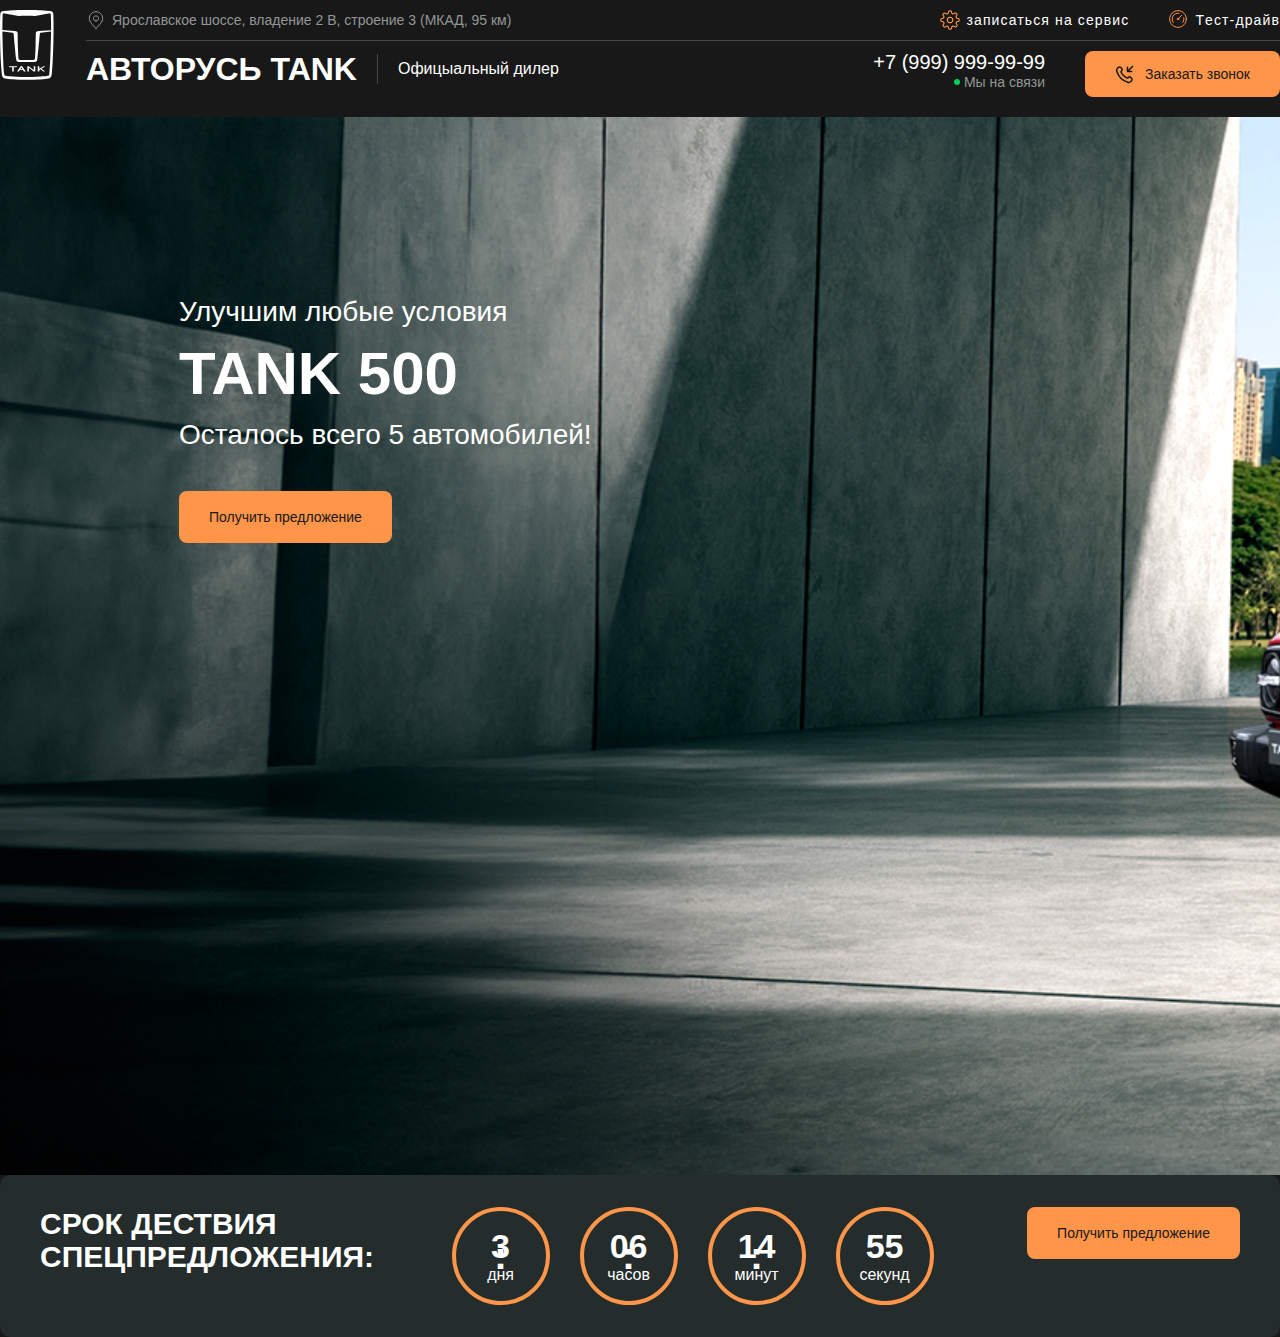
<file: index.html>
<!DOCTYPE html>
<html lang="ru">

<head>
  <meta charset="UTF-8">
  <meta name="viewport" content="width=device-width, initial-scale=1.0">
  <title>Авторусь TANK</title>
  <link rel="stylesheet" href="css/normalize.css">
  <link rel="stylesheet" href="css/base.css">
  <link rel="stylesheet" href="css/general.css">
  <link rel="stylesheet" href="css/main.css">
</head>

<body>
  <div class="wraper">
    <header class="header">
      <div class="container header_container">
        <!--Логотип-->
        <a href="#" class="logo header_logo">
          <img src="images/logo.445e7b59 1.svg" alt="Логотип автомобиля TANK" class="logo_img">
        </a>
        <!--Остальное содержимое шапки-->
        <div class="header_content">
          <!--Верхняя часть шапки-->
          <div class="header_top">
            <div class="location">Ярославское шоссе, владение 2 В, строение 3 (МКАД, 95 км)</div>
            <ul class="services">
              <li class="service_item services_sirvice">
                <a href="#" class="service_link">записаться на сервис</a>
              </li>
              <li class="service_item services_test-drive">
                <a href="#" class="service_link">Tест-драйв</a>
              </li>

            </ul>
          </div>
          <!--нижняя часть шапки-->
          <div class="header_bottom">
            <div class="title-block">
              <h1 class="header_title title">АВТОРУСЬ TANK</h1>
              <span class="subtitle">Офицыальный дилер</span>
            </div>
            <div class="contacts header_contacts">
              <div class="phone-wrap">
                <a href="tel:+79999999999" class="phone">+7 (999) 999-99-99</a>
                <div class="phone-wrap_info"> Мы на связи</div>
              </div>
              <button class="btn btn--size-small btn--call-me">
                <span>Заказать звонок</span>
              </button>
            </div>
          </div>
    </header>
    <section class="welcome">
      <div class="container welcome_container">
        <div class="welcome__content">
          <div class="welcome_title-wrap">
            <div class="welcome__supertitle">Улучшим любые условия</div>
            <h2 class="welcome_title">TANK 500</h2>
            <div class="welcome__subtitle">Осталось всего 5 автомобилей!</div>
          </div>
          <button class="btn btn--size-higt"> Получить предложение</button>
        </div>
      </div>
    </section>
    <section class="promo">
      <div class="container">
        <div class="promo__content">
          <h2 class="promo__title">Срок дествия спецпредложения:</h2>
          <div class="promo__timer">
            <ul class="promo__timer">
              <li class="promo__title-item">
                <div class="promo__timer-value">3</div>
                <div class="promo__timer-label">дня</div>
              </li>
              <li class="promo__title-item">
                <div class="promo__timer-value">06</div>
                <div class="promo__timer-label">часов</div>
              </li>
              <li class="promo__title-item">
                <div class="promo__timer-value">14</div>
                <div class="promo__timer-label">минут</div>
              </li>
              <li class="promo__title-item">
                <div class="promo__timer-value">55</div>
                <div class="promo__timer-label">секунд</div>
              </li>
            </ul>
          </div>
          <div class="promo__btn-wrap">
            <button class="btn btn--size-higt"> Получить предложение</button>
          </div>
        </div>
      </div>
    </section>
  </div>
</body>

</html>
</file>
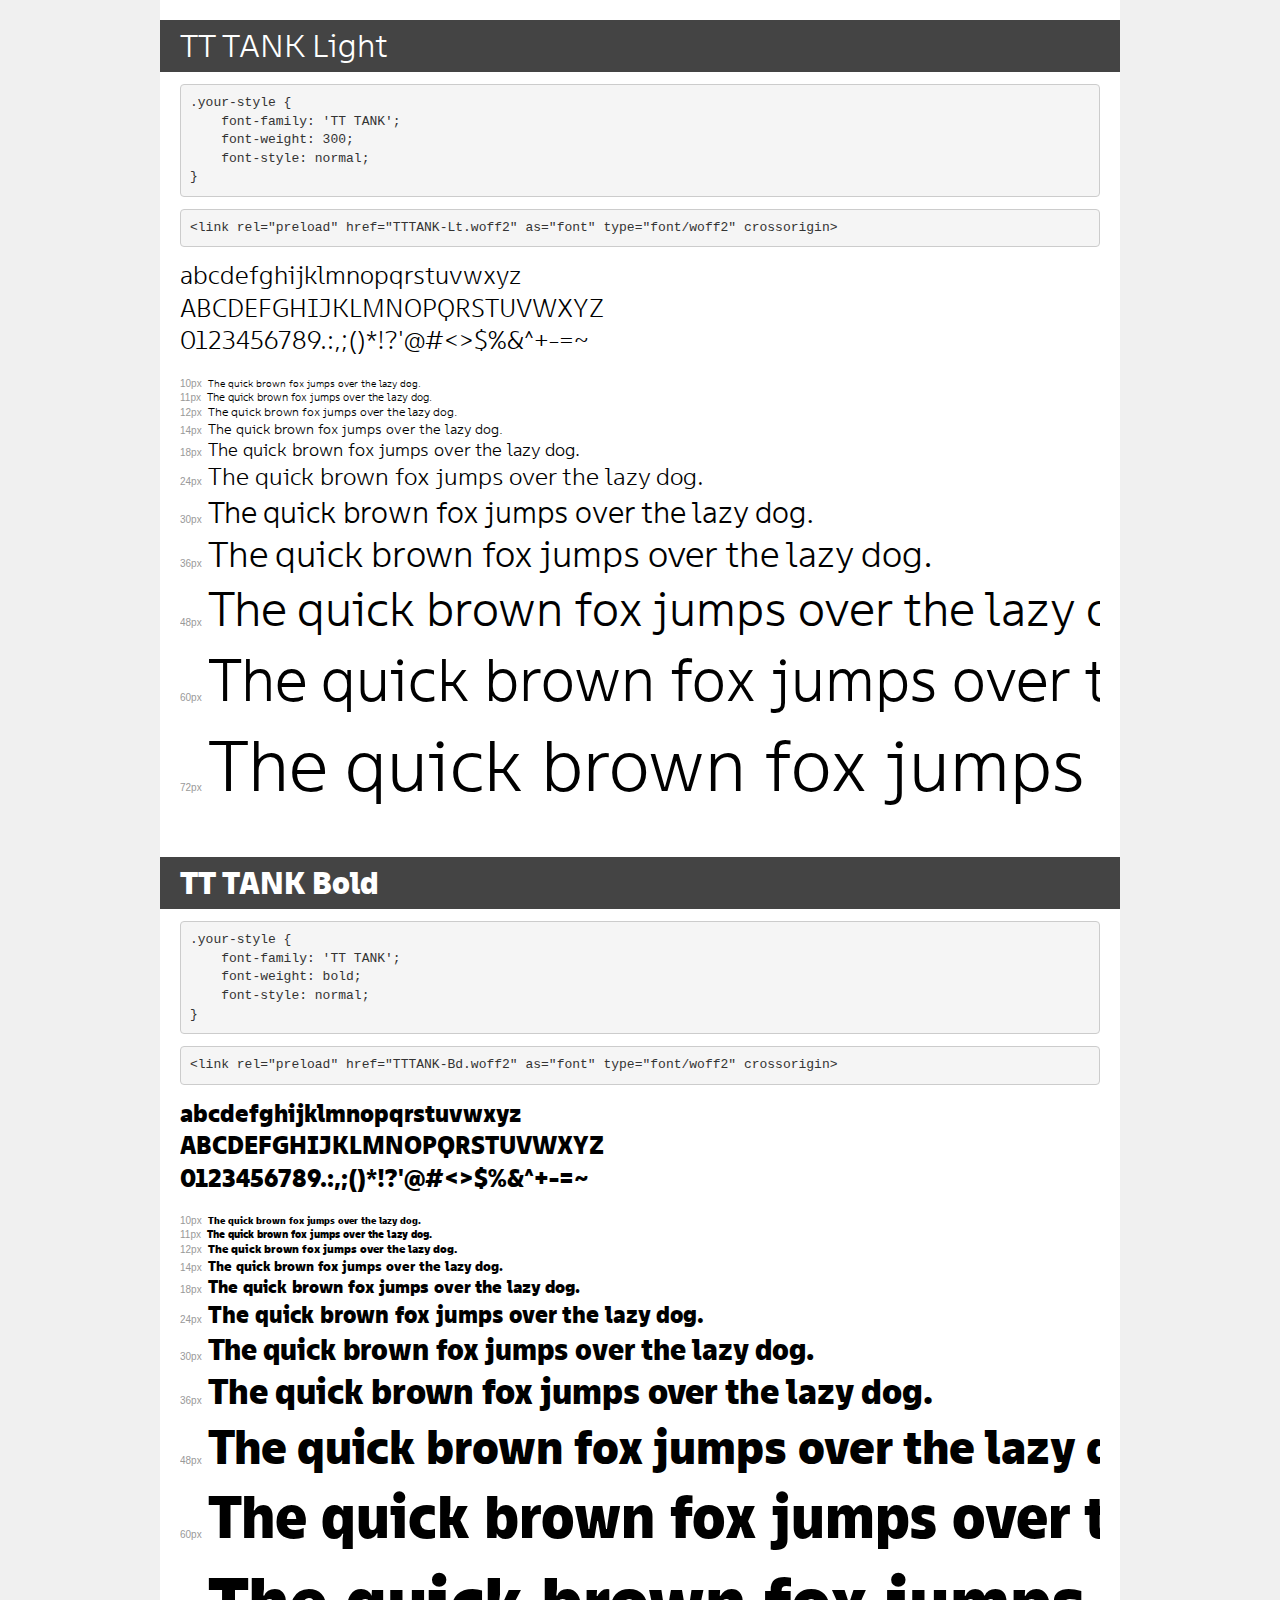
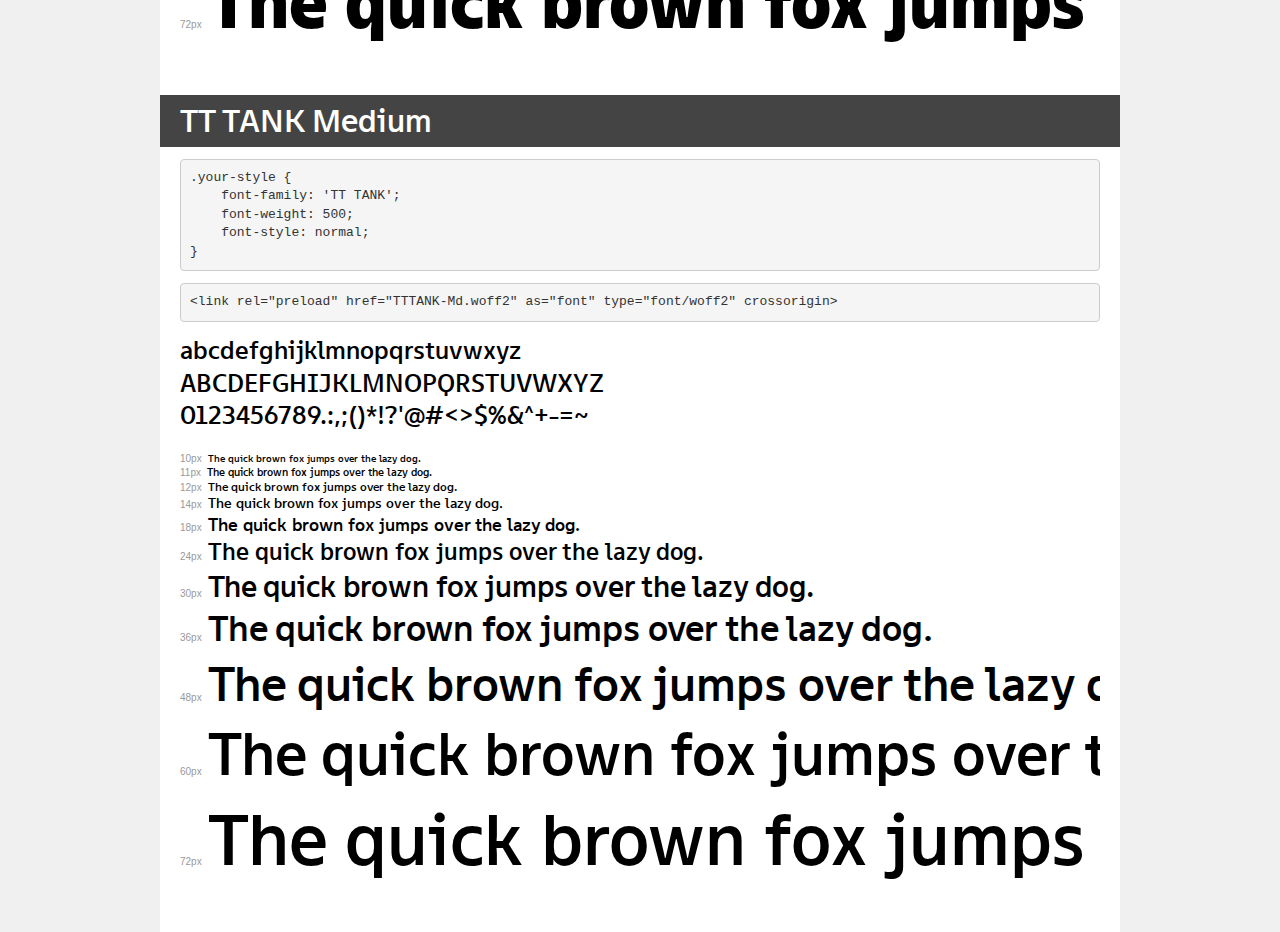
<file: fonts/demo.html>
<!DOCTYPE html>
<html lang="en">
<head>
    <meta charset="utf-8">
    <meta http-equiv="X-UA-Compatible" content="IE=edge">
    <meta name="viewport" content="width=device-width, initial-scale=1">
    <meta name="robots" content="noindex, noarchive">
    <meta name="format-detection" content="telephone=no">
    <title>Transfonter demo</title>
    <link href="stylesheet.css" rel="stylesheet">
    <style>
        /*
        http://meyerweb.com/eric/tools/css/reset/
        v2.0 | 20110126
        License: none (public domain)
        */
        html, body, div, span, applet, object, iframe,
        h1, h2, h3, h4, h5, h6, p, blockquote, pre,
        a, abbr, acronym, address, big, cite, code,
        del, dfn, em, img, ins, kbd, q, s, samp,
        small, strike, strong, sub, sup, tt, var,
        b, u, i, center,
        dl, dt, dd, ol, ul, li,
        fieldset, form, label, legend,
        table, caption, tbody, tfoot, thead, tr, th, td,
        article, aside, canvas, details, embed,
        figure, figcaption, footer, header, hgroup,
        menu, nav, output, ruby, section, summary,
        time, mark, audio, video {
            margin: 0;
            padding: 0;
            border: 0;
            font-size: 100%;
            font: inherit;
            vertical-align: baseline;
        }
        /* HTML5 display-role reset for older browsers */
        article, aside, details, figcaption, figure,
        footer, header, hgroup, menu, nav, section {
            display: block;
        }
        body {
            line-height: 1;
        }
        ol, ul {
            list-style: none;
        }
        blockquote, q {
            quotes: none;
        }
        blockquote:before, blockquote:after,
        q:before, q:after {
            content: '';
            content: none;
        }
        table {
            border-collapse: collapse;
            border-spacing: 0;
        }
        /* demo styles */
        body {
            background: #f0f0f0;
            color: #000;
        }
        .page {
            background: #fff;
            width: 920px;
            margin: 0 auto;
            padding: 20px 20px 0 20px;
            overflow: hidden;
        }
        .font-container {
            overflow-x: auto;
            overflow-y: hidden;
            margin-bottom: 40px;
            line-height: 1.3;
            white-space: nowrap;
            padding-bottom: 5px;
        }
        h1 {
            position: relative;
            background: #444;
            font-size: 32px;
            color: #fff;
            padding: 10px 20px;
            margin: 0 -20px 12px -20px;
        }
        .letters {
            font-size: 25px;
            margin-bottom: 20px;
        }
        .s10:before {
            content: '10px';
        }
        .s11:before {
            content: '11px';
        }
        .s12:before {
            content: '12px';
        }
        .s14:before {
            content: '14px';
        }
        .s18:before {
            content: '18px';
        }
        .s24:before {
            content: '24px';
        }
        .s30:before {
            content: '30px';
        }
        .s36:before {
            content: '36px';
        }
        .s48:before {
            content: '48px';
        }
        .s60:before {
            content: '60px';
        }
        .s72:before {
            content: '72px';
        }
        .s10:before, .s11:before, .s12:before, .s14:before,
        .s18:before, .s24:before, .s30:before, .s36:before,
        .s48:before, .s60:before, .s72:before {
            font-family: Arial, sans-serif;
            font-size: 10px;
            font-weight: normal;
            font-style: normal;
            color: #999;
            padding-right: 6px;
        }
        pre {
            display: block;
            padding: 9px;
            margin: 0 0 12px;
            font-family: Monaco, Menlo, Consolas, "Courier New", monospace;
            font-size: 13px;
            line-height: 1.428571429;
            color: #333;
            font-weight: normal;
            font-style: normal;
            background-color: #f5f5f5;
            border: 1px solid #ccc;
            overflow-x: auto;
            border-radius: 4px;
        }
        /* responsive */
        @media (max-width: 959px) {
            .page {
                width: auto;
                margin: 0;
            }
        }
    </style>
</head>
<body>
<div class="page">
    <div class="demo">
        <h1 style="font-family: 'TT TANK'; font-weight: 300; font-style: normal;">TT TANK Light</h1>
        <pre title="Usage">.your-style {
    font-family: 'TT TANK';
    font-weight: 300;
    font-style: normal;
}</pre>
        <pre title="Preload (optional)">
&lt;link rel=&quot;preload&quot; href=&quot;TTTANK-Lt.woff2&quot; as=&quot;font&quot; type=&quot;font/woff2&quot; crossorigin&gt;</pre>
        <div class="font-container" style="font-family: 'TT TANK'; font-weight: 300; font-style: normal;">
            <p class="letters">
                abcdefghijklmnopqrstuvwxyz<br>
ABCDEFGHIJKLMNOPQRSTUVWXYZ<br>
                0123456789.:,;()*!?'@#&lt;&gt;$%&^+-=~
            </p>
            <p class="s10" style="font-size: 10px;">The quick brown fox jumps over the lazy dog.</p>
            <p class="s11" style="font-size: 11px;">The quick brown fox jumps over the lazy dog.</p>
            <p class="s12" style="font-size: 12px;">The quick brown fox jumps over the lazy dog.</p>
            <p class="s14" style="font-size: 14px;">The quick brown fox jumps over the lazy dog.</p>
            <p class="s18" style="font-size: 18px;">The quick brown fox jumps over the lazy dog.</p>
            <p class="s24" style="font-size: 24px;">The quick brown fox jumps over the lazy dog.</p>
            <p class="s30" style="font-size: 30px;">The quick brown fox jumps over the lazy dog.</p>
            <p class="s36" style="font-size: 36px;">The quick brown fox jumps over the lazy dog.</p>
            <p class="s48" style="font-size: 48px;">The quick brown fox jumps over the lazy dog.</p>
            <p class="s60" style="font-size: 60px;">The quick brown fox jumps over the lazy dog.</p>
            <p class="s72" style="font-size: 72px;">The quick brown fox jumps over the lazy dog.</p>
        </div>
    </div>

    <div class="demo">
        <h1 style="font-family: 'TT TANK'; font-weight: bold; font-style: normal;">TT TANK Bold</h1>
        <pre title="Usage">.your-style {
    font-family: 'TT TANK';
    font-weight: bold;
    font-style: normal;
}</pre>
        <pre title="Preload (optional)">
&lt;link rel=&quot;preload&quot; href=&quot;TTTANK-Bd.woff2&quot; as=&quot;font&quot; type=&quot;font/woff2&quot; crossorigin&gt;</pre>
        <div class="font-container" style="font-family: 'TT TANK'; font-weight: bold; font-style: normal;">
            <p class="letters">
                abcdefghijklmnopqrstuvwxyz<br>
ABCDEFGHIJKLMNOPQRSTUVWXYZ<br>
                0123456789.:,;()*!?'@#&lt;&gt;$%&^+-=~
            </p>
            <p class="s10" style="font-size: 10px;">The quick brown fox jumps over the lazy dog.</p>
            <p class="s11" style="font-size: 11px;">The quick brown fox jumps over the lazy dog.</p>
            <p class="s12" style="font-size: 12px;">The quick brown fox jumps over the lazy dog.</p>
            <p class="s14" style="font-size: 14px;">The quick brown fox jumps over the lazy dog.</p>
            <p class="s18" style="font-size: 18px;">The quick brown fox jumps over the lazy dog.</p>
            <p class="s24" style="font-size: 24px;">The quick brown fox jumps over the lazy dog.</p>
            <p class="s30" style="font-size: 30px;">The quick brown fox jumps over the lazy dog.</p>
            <p class="s36" style="font-size: 36px;">The quick brown fox jumps over the lazy dog.</p>
            <p class="s48" style="font-size: 48px;">The quick brown fox jumps over the lazy dog.</p>
            <p class="s60" style="font-size: 60px;">The quick brown fox jumps over the lazy dog.</p>
            <p class="s72" style="font-size: 72px;">The quick brown fox jumps over the lazy dog.</p>
        </div>
    </div>

    <div class="demo">
        <h1 style="font-family: 'TT TANK'; font-weight: 500; font-style: normal;">TT TANK Medium</h1>
        <pre title="Usage">.your-style {
    font-family: 'TT TANK';
    font-weight: 500;
    font-style: normal;
}</pre>
        <pre title="Preload (optional)">
&lt;link rel=&quot;preload&quot; href=&quot;TTTANK-Md.woff2&quot; as=&quot;font&quot; type=&quot;font/woff2&quot; crossorigin&gt;</pre>
        <div class="font-container" style="font-family: 'TT TANK'; font-weight: 500; font-style: normal;">
            <p class="letters">
                abcdefghijklmnopqrstuvwxyz<br>
ABCDEFGHIJKLMNOPQRSTUVWXYZ<br>
                0123456789.:,;()*!?'@#&lt;&gt;$%&^+-=~
            </p>
            <p class="s10" style="font-size: 10px;">The quick brown fox jumps over the lazy dog.</p>
            <p class="s11" style="font-size: 11px;">The quick brown fox jumps over the lazy dog.</p>
            <p class="s12" style="font-size: 12px;">The quick brown fox jumps over the lazy dog.</p>
            <p class="s14" style="font-size: 14px;">The quick brown fox jumps over the lazy dog.</p>
            <p class="s18" style="font-size: 18px;">The quick brown fox jumps over the lazy dog.</p>
            <p class="s24" style="font-size: 24px;">The quick brown fox jumps over the lazy dog.</p>
            <p class="s30" style="font-size: 30px;">The quick brown fox jumps over the lazy dog.</p>
            <p class="s36" style="font-size: 36px;">The quick brown fox jumps over the lazy dog.</p>
            <p class="s48" style="font-size: 48px;">The quick brown fox jumps over the lazy dog.</p>
            <p class="s60" style="font-size: 60px;">The quick brown fox jumps over the lazy dog.</p>
            <p class="s72" style="font-size: 72px;">The quick brown fox jumps over the lazy dog.</p>
        </div>
    </div>

</div>
</body>
</html>
</file>
<file: css/base.css>
*::{
  box-sizing: border-box;
}

html,
 body{
  height: 100%;
 }
 ul{
  margin: 0;
  padding: 0;
 }
 ul li{
  /*Убрать маркеры у маркировонного списка*/
  list-style: none;
 }
 h1,
 h2,
 h3,
 h4,
 h5,
 h6{
  margin: 0;
 }
 p{
  margin: 0;
 }
 table{
  border-collapse: collapse;
 }
 img{
  min-height: 100%;
 }
 a{
  color: inherit;
  text-decoration: none;
 }
 .wrapper{
  min-height: 100%;
 }
</file>
<file: css/general.css>
.btn{
  border-radius: 8px;
    background-color: #ff9549;
    border: none;
    font-weight: 500;
    font-size: 14px;
    color: #181818;
  }
  
  .btn span {
    display: flex;
    align-items: center;
    column-gap: 10px;
  }
  
  .btn--size-higt {
    padding: 18px 30px;
  }
  
  .btn--size-medium {
    padding: 16px 30px;
  }
  
  .btn--size-small {
    padding: 13px 30px;
  }
  
  .btn--call-me span::before {
    content: "";
    display: inline-block;
    width: 20px;
    height: 20px;
    background-image: url("../images/phone-incoming-01.svg");
    background-position: center;
    background-size: contain;
  }
  .btn--call-me span::after{
    display: none;
  }
  .btns span:after{
    content: "";
    display: inline-block;
    width: 7pc;
    height: 7px;
    background-image: url(../images/стрелка.png);
    
  }
</file>
<file: css/main.css>
.wraper {
  background-color: #181818;
  min-height: 100%;
  color: #fff;
  font-family:'TT TANK', sans-serif ;
  font-weight: 300;
  font-size: 16px;
}
.container {
  max-width: 1300px;
  margin: 0 auto;
}
.header {
  padding-top:10px ;
  padding-bottom: 20px;
}
.header_container {
  display: flex;
  column-gap: 32px;
}
.logo {
  display: block;
  width: 54px;
  height: 100%;
}
.header_logo {
}
.logo_img {
}
.header_content {
  flex:1;
  flex-grow: 1;
  flex-shrink: 1;
  flex-basis: 0%;
}
/*Верхняя часть шапки*/
.header_top {
  /*Распо*/
  display: flex;
  justify-content: space-between;
  /* Ширина границы, тип границы (solid-сплошная линия),цвет границы*/
  border-bottom:1px solid rgba(255, 255, 255, 0.2) ;
  padding-bottom: 10px;
  align-items: flex-start;
}
.location {
font-weight: 500;
font-size: 14px;
color: #939697;
display: flex;
align-items: center;
column-gap: 6px;
}
.location::before{
  content:"" ;
  display: inline-block;
  height: 20px;
  width: 20px;
  /*Фоновое изображене псевдоэлемента (Картинка локации)*/
  background-image:url(../images/marker-pin-01.svg) ;
  /*Расположить фоновое изображению по центру блока*/
  background-position:no-repeat;
  background-size: contain;

}
.services {
display: flex;
column-gap: 40px;
letter-spacing: 0.07em; ;
}
.service_item{
  display: flex;
  align-items: center;
  column-gap: 6px;
}
.service_item::before {
 content:"" ;
  display: inline-block;
  width: 20px;
  height: 20px;
 background-repeat: no-repeat;
 background-position: center;
 background-size: contain;
}
.services_sirvice::before {
  background-image: url(../images/Icon.png);
}
.services_test-drive {
  background-repeat: no-repeat;
  background-image: url(../images/Icon.svg);
}
.service_link {
  font-weight: 500;
font-size: 14px;
}
.header_bottom {
  padding-top: 10px;
  display: flex;
  justify-content: space-between;
  align-items: flex-start;
}
.title-block {
display: flex;
align-items: center;
}
.header_title{
display: flex;
align-items: center;
}
.header_title::after {
  content:"";
  display: inline-block;
  height: 30px;
  width: 1px;
  margin: 0px 20px;
  background-color: rgb(255, 255, 255, 0.2 ) ;
}
.contacts{
  display: flex;
  column-gap: 40px;
}

.title {
}
.subtitle {
}
.contacts {
}
.header_contacts {
}
.phone-wrap {
}
.phone {
  font-weight: 500px;
  font-size: 20px;
}
.phone-wrap_info {
  font-size: 14px;
color: #939697;
display: flex;
align-items: center;
justify-content: flex-end;
column-gap: 4px;
}
.phone-wrap_info::before{
  content: "";
  display: inline-block;
  width: 6px;
  height: 6px;
  background-color: #00d154;
  border-radius: 50%;
}
.welcome {
  min-height: 700px;
  background-image: url(../images/ima.svg);
  background-size: cover;
  background-position: left center;
  padding: 179px;
}

.welcome_container {
}
.welcome__content {
}
.welcome_title-wrap {
  margin-bottom: 40px;
}
.welcome__supertitle,
.welcome__subtitle {
  font-weight: 500;
  font-size: 28px;
}
.welcome_title {
  font-weight: 700;
  font-size: 60px;
  /*верхний регистер */
  text-transform: uppercase;
  margin: 11px 0px ;
}


.btn {
}
.btn--size-higt {
}
.promo{
margin-bottom: 60px;
}
.container{

}
.promo__content{
  background: #252c2c;
  border-radius: 10px;
  padding: 32px 40px;
  display: flex;
  justify-content: space-between;
}
.promo__title{
font-weight: 700;
font-size: 30px;
line-height: 110%;
text-transform: uppercase;
max-width: 318px;
}
.promo__timer{
display: flex;
column-gap: 30px ;
}
.promo__title-list{

}
.promo__title-item{
  width: 90px;
  height: 90px;
  display: flex;
  justify-content: center;
  align-items: center;
flex-direction: column;
border: 4px solid #ff9549;
border-radius: 50%;
position: relative;
}
.promo__title-item:not(:last-child)::after{
  content: ":";
  font-weight: 700;
  font-size: 39px;
  display: inline-block;
  position: absolute;
  right: -24;
}
.promo__timer-value{
  font-weight: 700;
  font-size: 34px;
  align-items: center;

}
.promo__timer-label{

}
</file>
<file: fonts/stylesheet.css>
@font-face {
    font-family: 'TT TANK';
    src: url('TTTANK-Lt.woff2') format('woff2'),
        url('TTTANK-Lt.woff') format('woff');
    font-weight: 300;
    font-style: normal;
    font-display: swap;
}

@font-face {
    font-family: 'TT TANK';
    src: url('TTTANK-Bd.woff2') format('woff2'),
        url('TTTANK-Bd.woff') format('woff');
    font-weight: bold;
    font-style: normal;
    font-display: swap;
}

@font-face {
    font-family: 'TT TANK';
    src: url('TTTANK-Md.woff2') format('woff2'),
        url('TTTANK-Md.woff') format('woff');
    font-weight: 500;
    font-style: normal;
    font-display: swap;
}
</file>
